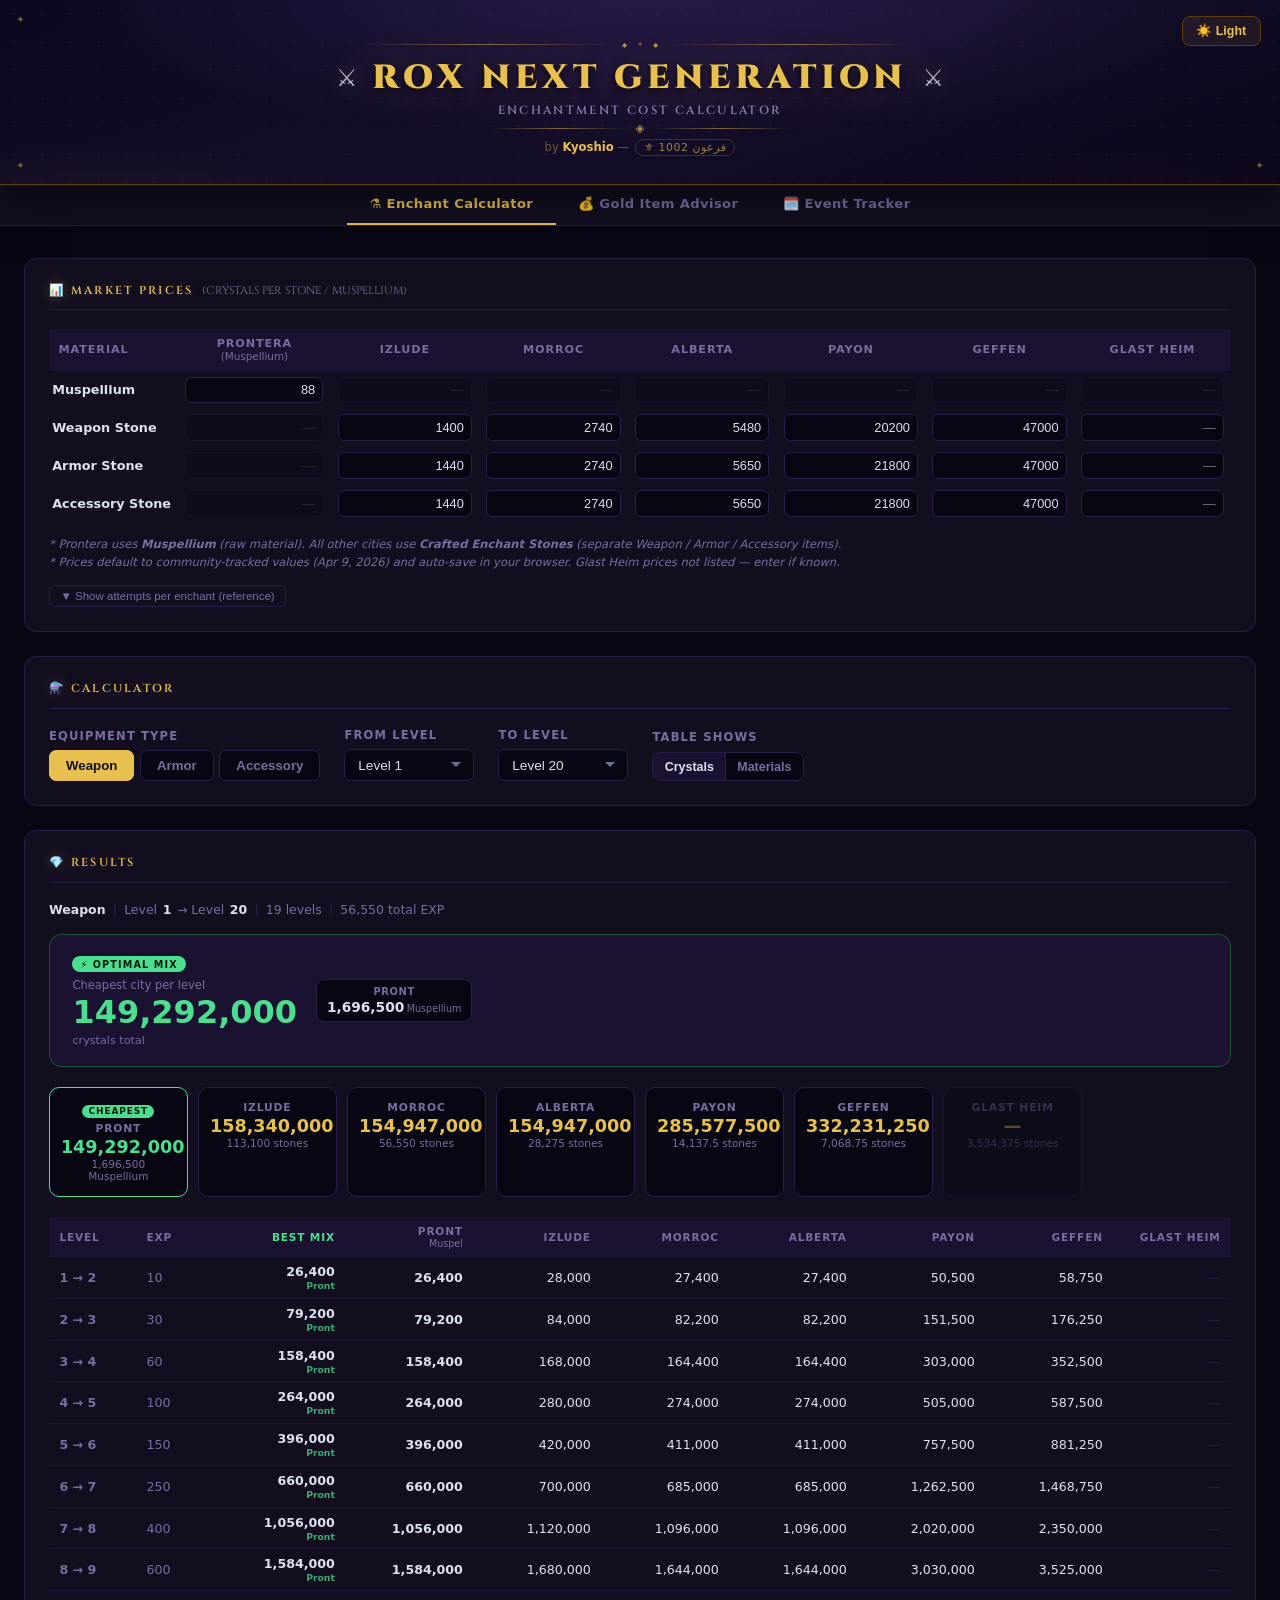
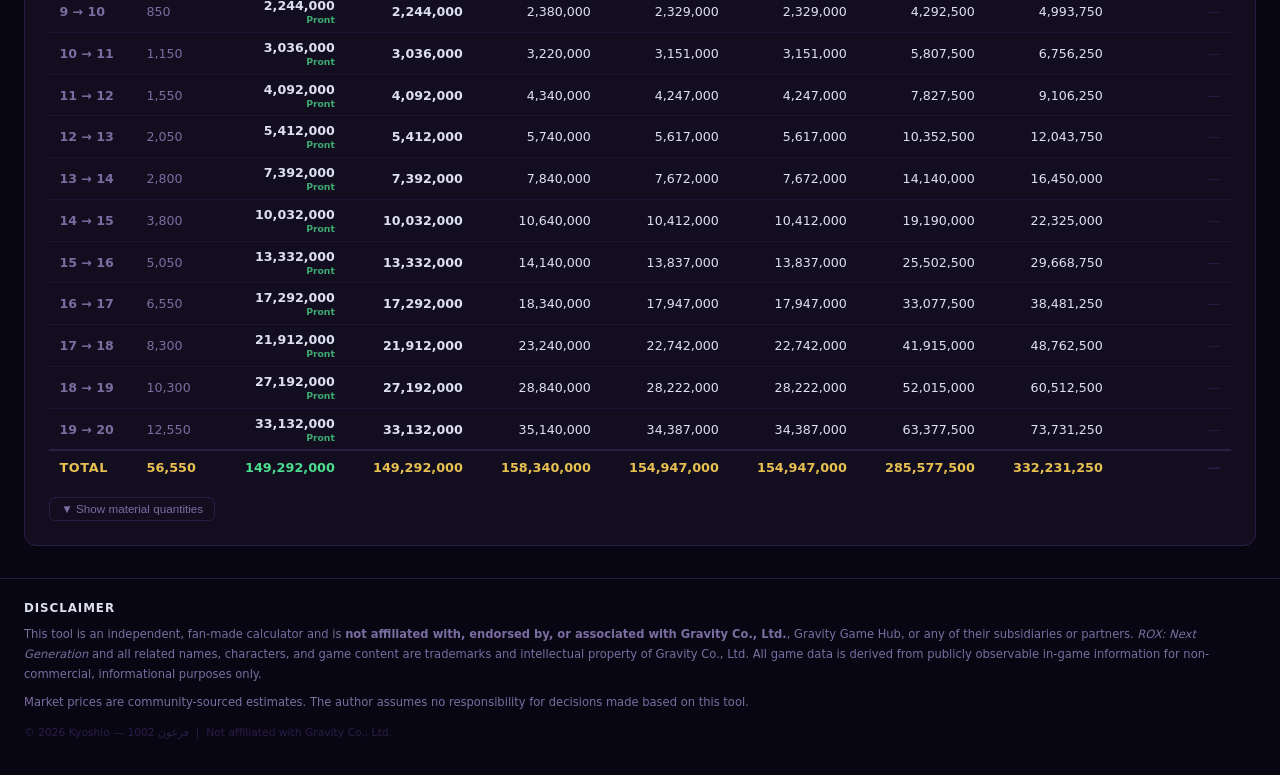
<file: index.html>
<!DOCTYPE html>
<html lang="en">
<head>
  <meta charset="UTF-8">
  <meta name="viewport" content="width=device-width, initial-scale=1.0">
  <title>ROX Next Gen — Enchant Cost Calculator</title>
  <link rel="stylesheet" href="assets/css/style.css">
</head>
<body>

<header>
  <button id="themeBtn" onclick="toggleTheme()">☀️ Light</button>
  <span class="hdr-corner hdr-tl">✦</span>
  <span class="hdr-corner hdr-bl">✦</span>
  <span class="hdr-corner hdr-br">✦</span>

  <div class="hdr-deco">
    <span class="hdr-deco-line"></span>
    <span class="hdr-deco-gem">⬥</span>
    <span class="hdr-deco-dot">✦</span>
    <span class="hdr-deco-gem">⬥</span>
    <span class="hdr-deco-line"></span>
  </div>

  <div class="hdr-title-wrap">
    <span class="hdr-emblem">⚔️</span>
    <h1>ROX NEXT GENERATION</h1>
    <span class="hdr-emblem">⚔️</span>
  </div>

  <p class="hdr-sub">Enchantment Cost Calculator</p>

  <div class="hdr-deco hdr-deco-sm">
    <span class="hdr-deco-line"></span>
    <span class="hdr-deco-gem">◈</span>
    <span class="hdr-deco-line"></span>
  </div>

  <p class="hdr-credits">by <strong>Kyoshio</strong> &mdash; <span class="hdr-guild-tag">⚜ 1002 فرعون</span></p>
</header>

<nav class="page-nav">
  <a href="index.html"      class="nav-link active">⚗️ Enchant Calculator</a>
  <a href="gold-items.html" class="nav-link">💰 Gold Item Advisor</a>
  <a href="events.html"     class="nav-link">🗓️ Event Tracker</a>
</nav>

<main>

  <!-- Market Prices -->
  <div class="card">
    <div class="card-title">
      📊 Market Prices
      <em style="font-style:normal;font-weight:400;color:var(--muted);font-size:.7rem;letter-spacing:0;">(crystals per stone / Muspellium)</em>
      <span class="saved-pill" id="savedPill">✓ saved</span>
    </div>
    <div class="prices-wrap">
      <table class="prices-table" id="pricesTable"></table>
    </div>
    <p class="price-note">
      * Prontera uses <strong>Muspellium</strong> (raw material). All other cities use <strong>Crafted Enchant Stones</strong> (separate Weapon / Armor / Accessory items).<br>
      * Prices default to community-tracked values (Apr 9, 2026) and auto-save in your browser. Glast Heim prices not listed — enter if known.
    </p>
    <button class="ref-toggle" onclick="toggleRef()">▼ Show attempts per enchant (reference)</button>
    <div id="refPanel" style="display:none;overflow-x:auto">
      <table class="ref-table">
        <thead><tr><th>Equipment</th><th>Prontera (Muspel)</th><th>Other Cities (Stones)</th></tr></thead>
        <tbody>
          <tr><td>Dagger</td>    <td>45</td><td>3</td></tr>
          <tr><td>Off Hand</td>  <td>30</td><td>2</td></tr>
          <tr><td>1 Hand</td>    <td>60</td><td>4</td></tr>
          <tr><td>2 Hand</td>    <td>90</td><td>6</td></tr>
          <tr><td>Armor</td>     <td>30</td><td>2</td></tr>
          <tr><td>Accessory</td> <td>30</td><td>2</td></tr>
        </tbody>
      </table>
      <p class="price-note">Values shown are per-attempt material costs. Armor &amp; Accessory share the same total EXP requirement as 2H Weapon (same enchant table), but require fewer materials per attempt and more attempts to reach the same EXP.</p>
    </div>
  </div>

  <!-- Calculator -->
  <div class="card">
    <div class="card-title">⚗️ Calculator</div>
    <div class="controls">
      <div class="control-group">
        <div class="control-label">Equipment Type</div>

        <!-- Tier 1: Category -->
        <div class="btn-group" id="categoryBtns">
          <button class="btn active" data-category="Weapon"    onclick="setCategory(this)">Weapon</button>
          <button class="btn"        data-category="Armor"     onclick="setCategory(this)">Armor</button>
          <button class="btn"        data-category="Accessory" onclick="setCategory(this)">Accessory</button>
        </div>

      </div>
      <div class="control-group">
        <div class="control-label">From Level</div>
        <select id="fromLevel" onchange="onLevelChange()"></select>
      </div>
      <div class="control-group">
        <div class="control-label">To Level</div>
        <select id="toLevel" onchange="onLevelChange()"></select>
      </div>
      <div class="control-group">
        <div class="control-label">Table Shows</div>
        <div class="mode-tabs">
          <button class="mode-tab active" id="tabCrystal" onclick="setMode('crystal')">Crystals</button>
          <button class="mode-tab"        id="tabMat"     onclick="setMode('mat')">Materials</button>
        </div>
      </div>
    </div>
  </div>

  <!-- Results -->
  <div class="card">
    <div class="card-title">💎 Results</div>
    <div id="resultsContent"><p class="empty">Adjust the settings above to see results.</p></div>
  </div>

</main>

<footer style="max-width:1320px;margin:0 auto 2rem;padding:1.2rem 1.5rem 0;font-size:.72rem;color:var(--muted);line-height:1.75;border-top:1px solid var(--border)">
  <p style="margin-bottom:.35rem;font-weight:700;color:var(--text);font-size:.74rem;text-transform:uppercase;letter-spacing:.08em">Disclaimer</p>
  <p>This tool is an independent, fan-made calculator and is <strong>not affiliated with, endorsed by, or associated with Gravity Co., Ltd.</strong>, Gravity Game Hub, or any of their subsidiaries or partners. <em>ROX: Next Generation</em> and all related names, characters, and game content are trademarks and intellectual property of Gravity Co., Ltd. All game data is derived from publicly observable in-game information for non-commercial, informational purposes only.</p>
  <p style="margin-top:.45rem">Market prices are community-sourced estimates. The author assumes no responsibility for decisions made based on this tool.</p>
  <p style="margin-top:.75rem;color:var(--border);font-size:.67rem">&copy; 2026 Kyoshio &mdash; 1002 فرعون &nbsp;|&nbsp; Not affiliated with Gravity Co., Ltd.</p>
</footer>

<script src="assets/js/data.js"></script>
<script src="assets/js/shared.js"></script>
<script src="assets/js/enchant.js"></script>
</body>
</html>
</file>
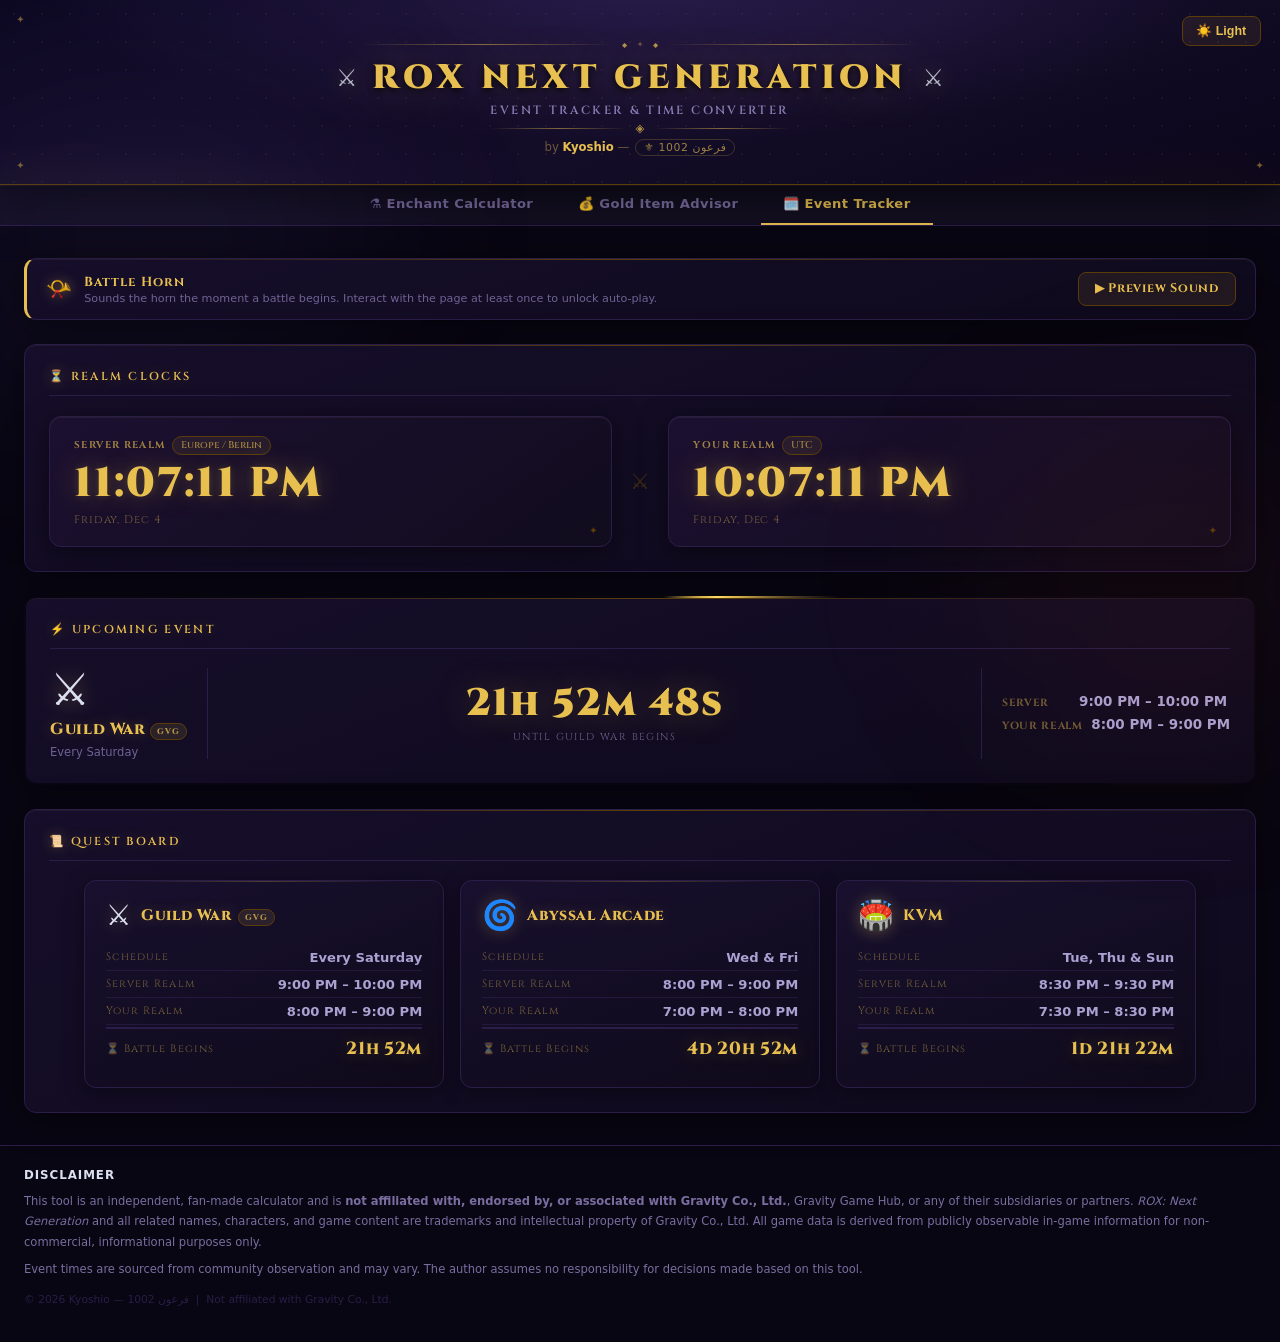
<file: events.html>
<!DOCTYPE html>
<html lang="en">
<head>
  <meta charset="UTF-8">
  <meta name="viewport" content="width=device-width, initial-scale=1.0">
  <title>ROX Next Gen — Event Tracker</title>
  <link rel="stylesheet" href="assets/css/style.css">
  <link rel="stylesheet" href="assets/css/events-theme.css">
</head>
<body class="events-page">

<header>
  <button id="themeBtn" onclick="toggleTheme()">☀️ Light</button>
  <span class="hdr-corner hdr-tl">✦</span>
  <span class="hdr-corner hdr-bl">✦</span>
  <span class="hdr-corner hdr-br">✦</span>

  <div class="hdr-deco">
    <span class="hdr-deco-line"></span>
    <span class="hdr-deco-gem">⬥</span>
    <span class="hdr-deco-dot">✦</span>
    <span class="hdr-deco-gem">⬥</span>
    <span class="hdr-deco-line"></span>
  </div>

  <div class="hdr-title-wrap">
    <span class="hdr-emblem">⚔️</span>
    <h1>ROX NEXT GENERATION</h1>
    <span class="hdr-emblem">⚔️</span>
  </div>

  <p class="hdr-sub">Event Tracker &amp; Time Converter</p>

  <div class="hdr-deco hdr-deco-sm">
    <span class="hdr-deco-line"></span>
    <span class="hdr-deco-gem">◈</span>
    <span class="hdr-deco-line"></span>
  </div>

  <p class="hdr-credits">by <strong>Kyoshio</strong> &mdash; <span class="hdr-guild-tag">⚜ 1002 فرعون</span></p>
</header>

<nav class="page-nav">
  <a href="index.html"      class="nav-link">⚗️ Enchant Calculator</a>
  <a href="gold-items.html" class="nav-link">💰 Gold Item Advisor</a>
  <a href="events.html"     class="nav-link active">🗓️ Event Tracker</a>
</nav>

<main>

  <!-- Battle Horn -->
  <div class="card alert-bar">
    <div class="alert-bar-inner">
      <div class="alert-bar-info">
        <span class="alert-icon">📯</span>
        <div>
          <div class="alert-bar-title">Battle Horn</div>
          <div class="alert-bar-sub">Sounds the horn the moment a battle begins. Interact with the page at least once to unlock auto-play.</div>
        </div>
      </div>
      <button class="alert-preview-btn" onclick="previewSound()">▶ Preview Sound</button>
    </div>
  </div>

  <!-- Realm Clocks -->
  <div class="card">
    <div class="card-title">⏳ Realm Clocks</div>
    <div class="clocks-row">
      <div class="clock-card">
        <div class="clock-label">Server Realm <span class="tz-pill">Europe / Berlin</span></div>
        <div class="clock-time" id="clockServer">--:--:--</div>
        <div class="clock-date" id="dateServer">—</div>
      </div>
      <div class="clock-sep">⚔</div>
      <div class="clock-card">
        <div class="clock-label">Your Realm <span class="tz-pill" id="localTzLabel">detecting…</span></div>
        <div class="clock-time" id="clockLocal">--:--:--</div>
        <div class="clock-date" id="dateLocal">—</div>
      </div>
    </div>
  </div>

  <!-- Upcoming Event -->
  <div class="card card-upnext">
    <div class="card-title">⚡ Upcoming Event</div>
    <div id="upNextCard"><p class="empty">Loading…</p></div>
  </div>

  <!-- Quest Board -->
  <div class="card">
    <div class="card-title">📜 Quest Board</div>
    <div id="eventCards"><p class="empty">Loading quests…</p></div>
  </div>

</main>

<footer style="max-width:1320px;margin:0 auto 2rem;padding:1.2rem 1.5rem 0;font-size:.72rem;color:var(--muted);line-height:1.75;border-top:1px solid var(--border)">
  <p style="margin-bottom:.35rem;font-weight:700;color:var(--text);font-size:.74rem;text-transform:uppercase;letter-spacing:.08em">Disclaimer</p>
  <p>This tool is an independent, fan-made calculator and is <strong>not affiliated with, endorsed by, or associated with Gravity Co., Ltd.</strong>, Gravity Game Hub, or any of their subsidiaries or partners. <em>ROX: Next Generation</em> and all related names, characters, and game content are trademarks and intellectual property of Gravity Co., Ltd. All game data is derived from publicly observable in-game information for non-commercial, informational purposes only.</p>
  <p style="margin-top:.45rem">Event times are sourced from community observation and may vary. The author assumes no responsibility for decisions made based on this tool.</p>
  <p style="margin-top:.75rem;color:var(--border);font-size:.67rem">&copy; 2026 Kyoshio &mdash; 1002 فرعون &nbsp;|&nbsp; Not affiliated with Gravity Co., Ltd.</p>
</footer>

<script src="assets/js/shared.js"></script>
<script src="assets/js/events.js"></script>
</body>
</html>
</file>
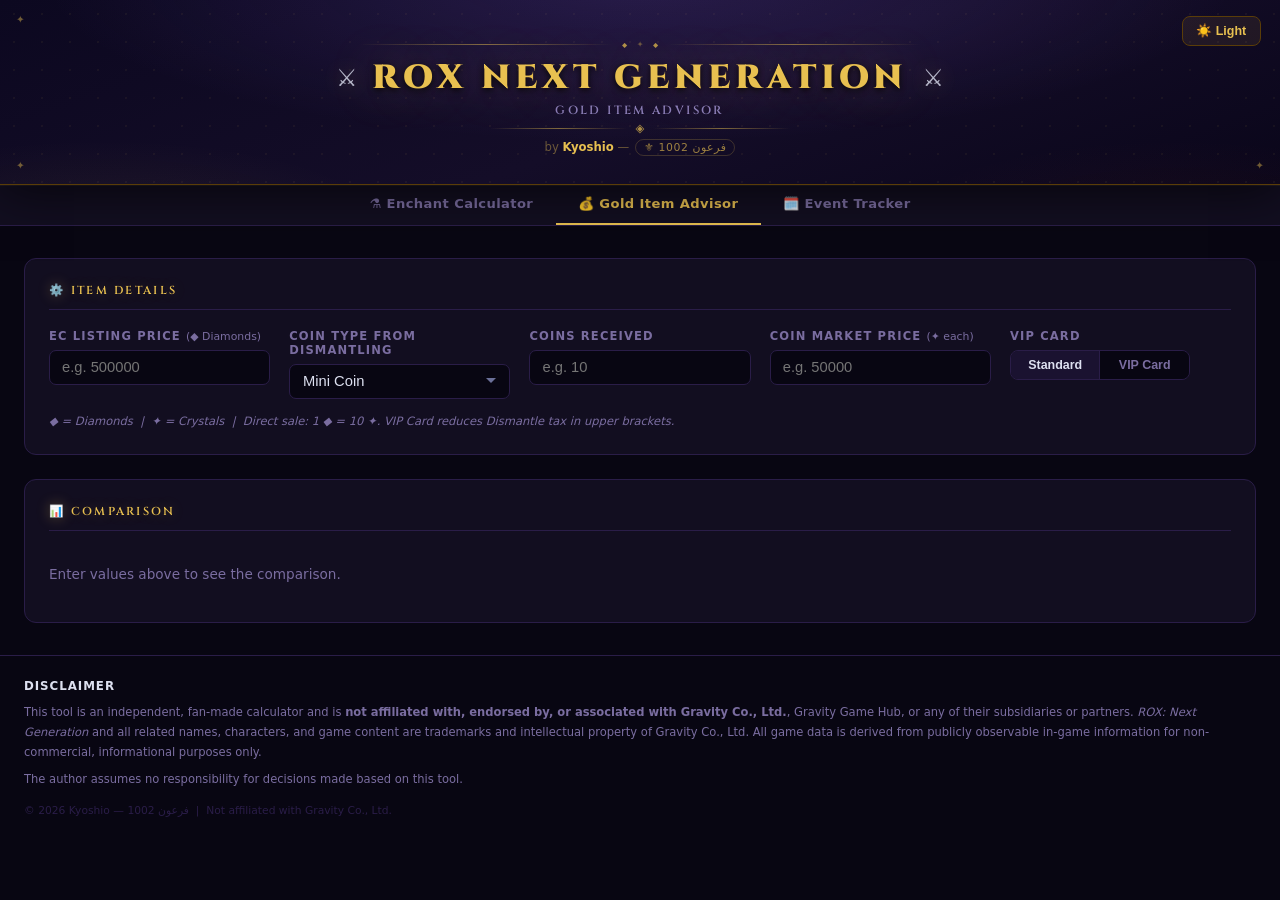
<file: gold-items.html>
<!DOCTYPE html>
<html lang="en">
<head>
  <meta charset="UTF-8">
  <meta name="viewport" content="width=device-width, initial-scale=1.0">
  <title>ROX Next Gen — Gold Item Advisor</title>
  <link rel="stylesheet" href="assets/css/style.css">
</head>
<body>

<header>
  <button id="themeBtn" onclick="toggleTheme()">☀️ Light</button>
  <span class="hdr-corner hdr-tl">✦</span>
  <span class="hdr-corner hdr-bl">✦</span>
  <span class="hdr-corner hdr-br">✦</span>

  <div class="hdr-deco">
    <span class="hdr-deco-line"></span>
    <span class="hdr-deco-gem">⬥</span>
    <span class="hdr-deco-dot">✦</span>
    <span class="hdr-deco-gem">⬥</span>
    <span class="hdr-deco-line"></span>
  </div>

  <div class="hdr-title-wrap">
    <span class="hdr-emblem">⚔️</span>
    <h1>ROX NEXT GENERATION</h1>
    <span class="hdr-emblem">⚔️</span>
  </div>

  <p class="hdr-sub">Gold Item Advisor</p>

  <div class="hdr-deco hdr-deco-sm">
    <span class="hdr-deco-line"></span>
    <span class="hdr-deco-gem">◈</span>
    <span class="hdr-deco-line"></span>
  </div>

  <p class="hdr-credits">by <strong>Kyoshio</strong> &mdash; <span class="hdr-guild-tag">⚜ 1002 فرعون</span></p>
</header>

<nav class="page-nav">
  <a href="index.html"      class="nav-link">⚗️ Enchant Calculator</a>
  <a href="gold-items.html" class="nav-link active">💰 Gold Item Advisor</a>
  <a href="events.html"     class="nav-link">🗓️ Event Tracker</a>
</nav>

<main>

  <!-- Inputs -->
  <div class="card">
    <div class="card-title">⚙️ Item Details</div>
    <div class="gi-inputs">
      <div class="gi-field">
        <label class="gi-label" for="directPrice">
          EC Listing Price <em>(◆ Diamonds)</em>
        </label>
        <input class="gi-input" type="number" id="directPrice"
               min="1" max="5000000" step="1" placeholder="e.g. 500000">
      </div>
      <div class="gi-field">
        <label class="gi-label" for="coinType">Coin Type from Dismantling</label>
        <select class="gi-select" id="coinType">
          <option value="Mini Coin">Mini Coin</option>
          <option value="MVP Coin">MVP Coin</option>
          <option value="Corporation Coin">Corporation Coin</option>
        </select>
      </div>
      <div class="gi-field">
        <label class="gi-label" for="dismantleAmt">Coins Received</label>
        <input class="gi-input" type="number" id="dismantleAmt"
               min="1" max="5000000" step="1" placeholder="e.g. 10">
      </div>
      <div class="gi-field">
        <label class="gi-label" for="coinPrice">
          Coin Market Price <em>(✦ each)</em>
        </label>
        <input class="gi-input" type="number" id="coinPrice"
               min="1" max="5000000" step="1" placeholder="e.g. 50000">
      </div>
      <div class="gi-field">
        <label class="gi-label">VIP Card</label>
        <div class="mode-tabs" style="max-width:180px">
          <button class="mode-tab active" id="tabStandard" onclick="setVip(false)">Standard</button>
          <button class="mode-tab"        id="tabVip"      onclick="setVip(true)">VIP Card</button>
        </div>
      </div>
    </div>
    <p class="price-note">◆ = Diamonds &nbsp;|&nbsp; ✦ = Crystals &nbsp;|&nbsp; Direct sale: 1 ◆ = 10 ✦. VIP Card reduces Dismantle tax in upper brackets.</p>
  </div>

  <!-- Results -->
  <div class="card">
    <div class="card-title">📊 Comparison</div>
    <div id="giResults"><p class="empty">Enter values above to see the comparison.</p></div>
  </div>


</main>

<footer style="max-width:1320px;margin:0 auto 2rem;padding:1.2rem 1.5rem 0;font-size:.72rem;color:var(--muted);line-height:1.75;border-top:1px solid var(--border)">
  <p style="margin-bottom:.35rem;font-weight:700;color:var(--text);font-size:.74rem;text-transform:uppercase;letter-spacing:.08em">Disclaimer</p>
  <p>This tool is an independent, fan-made calculator and is <strong>not affiliated with, endorsed by, or associated with Gravity Co., Ltd.</strong>, Gravity Game Hub, or any of their subsidiaries or partners. <em>ROX: Next Generation</em> and all related names, characters, and game content are trademarks and intellectual property of Gravity Co., Ltd. All game data is derived from publicly observable in-game information for non-commercial, informational purposes only.</p>
  <p style="margin-top:.45rem">The author assumes no responsibility for decisions made based on this tool.</p>
  <p style="margin-top:.75rem;color:var(--border);font-size:.67rem">&copy; 2026 Kyoshio &mdash; 1002 فرعون &nbsp;|&nbsp; Not affiliated with Gravity Co., Ltd.</p>
</footer>

<script src="assets/js/shared.js"></script>
<script src="assets/js/gold.js"></script>
</body>
</html>
</file>
<file: assets/css/style.css>
@import url('https://fonts.googleapis.com/css2?family=Cinzel:wght@600;800;900&display=swap');

/* ── Theme Variables ──────────────────────────────────────────────────────── */
:root {
  --bg:#080612;--surface:#120e20;--surface2:#1a1230;--border:#2a1d48;
  --accent:#e94560;--gold:#e8c050;--gold-dim:#5a3d08;--gold-glow:rgba(232,192,80,.3);
  --green:#4cde8f;--green-dim:#1a5535;
  --text:#dde0f0;--muted:#7a6da0;--warn:#f5a623;
  --hover:rgba(119,85,204,0.05);--divider:rgba(42,29,72,0.5);
}
body.light {
  --bg:#f4eed8;--surface:#fdf8ec;--surface2:#ede6ce;--border:#c8a86a;
  --gold:#8b6914;--gold-dim:#c8a040;--gold-glow:rgba(139,105,20,.2);
  --green:#1a7a45;--green-dim:#0d5030;
  --text:#2a1a08;--muted:#7a6040;
  --hover:rgba(100,60,0,0.04);--divider:rgba(180,130,80,0.35);
}

/* ── Reset ────────────────────────────────────────────────────────────────── */
*,*::before,*::after{box-sizing:border-box;margin:0;padding:0}
body{font-family:'Segoe UI',system-ui,sans-serif;background:var(--bg);color:var(--text);min-height:100vh;font-size:14px;transition:background .2s,color .2s}

/* ── Header ───────────────────────────────────────────────────────────────── */
header{
  background:
    radial-gradient(ellipse 80% 150% at 50% -10%, rgba(119,85,204,.22) 0%, transparent 58%),
    radial-gradient(ellipse 40% 80% at 8%  120%, rgba(232,192,80,.06) 0%, transparent 55%),
    radial-gradient(ellipse 40% 80% at 92% 120%, rgba(217,68,34,.05)  0%, transparent 55%),
    radial-gradient(rgba(232,192,80,.055) 1px, transparent 1px),
    linear-gradient(160deg, #0c0820 0%, #140d28 55%, #0a061a 100%);
  background-size: auto, auto, auto, 28px 28px, auto;
  border-bottom: 1px solid var(--gold-dim);
  padding: 2rem 5rem 1.75rem;
  text-align: center;
  position: relative;
  box-shadow: 0 4px 48px rgba(0,0,0,.7), 0 1px 0 rgba(232,192,80,.08);
}
header > *{position:relative;z-index:1}

/* Corner rune marks */
.hdr-corner{position:absolute;color:var(--gold);font-size:.65rem;opacity:.45;z-index:2;line-height:1;pointer-events:none;user-select:none}
.hdr-tl{top:.85rem;left:1rem}
.hdr-bl{bottom:.85rem;left:1rem}
.hdr-br{bottom:.85rem;right:1rem}

/* Ornament dividers */
.hdr-deco{display:flex;align-items:center;gap:.55rem;max-width:560px;margin:.45rem auto}
.hdr-deco-sm{max-width:300px;margin:.3rem auto}
.hdr-deco-line{flex:1;height:1px;background:linear-gradient(90deg,transparent,rgba(232,192,80,.5),transparent)}
.hdr-deco-gem{color:var(--gold);font-size:.72rem;opacity:.72;flex:0 0 auto;line-height:1}
.hdr-deco-dot{color:rgba(232,192,80,.38);font-size:.5rem;flex:0 0 auto;line-height:1}

/* Title row */
.hdr-title-wrap{display:flex;align-items:center;justify-content:center;gap:.9rem;margin:.3rem 0 .25rem}
.hdr-emblem{font-size:1.5rem;flex:0 0 auto;filter:drop-shadow(0 0 10px rgba(232,192,80,.5));opacity:.8;line-height:1}

header h1{font-family:'Cinzel',serif;font-size:2.1rem;font-weight:900;letter-spacing:5px;color:var(--gold);text-shadow:0 0 50px var(--gold-glow),0 0 100px rgba(232,192,80,.08),0 2px 6px rgba(0,0,0,.9);line-height:1.2}
.hdr-sub{font-family:'Cinzel',serif;font-size:.74rem;font-weight:600;letter-spacing:.2em;text-transform:uppercase;color:rgba(200,185,255,.65);margin-top:.05rem}
.hdr-credits{color:rgba(232,192,80,.42);margin-top:.1rem;font-size:.73rem}
.hdr-credits strong{color:var(--gold);font-weight:700}
.hdr-guild-tag{display:inline-block;border:1px solid rgba(232,192,80,.2);border-radius:999px;padding:.06rem .5rem;font-size:.68rem;color:rgba(232,192,80,.65);letter-spacing:.05em;margin-left:.15rem;vertical-align:middle}

#themeBtn{position:absolute;top:1rem;right:1.2rem;background:rgba(232,192,80,.08);border:1px solid var(--gold-dim);border-radius:8px;color:var(--gold);font-size:.78rem;font-weight:600;padding:.4rem .85rem;cursor:pointer;transition:all .15s;z-index:2}
#themeBtn:hover{background:rgba(232,192,80,.16);border-color:var(--gold);box-shadow:0 0 12px var(--gold-glow)}

/* Light header — dark wood scroll feel so gold always pops */
body.light header{
  background:
    radial-gradient(ellipse 80% 140% at 50% -10%, rgba(80,40,0,.32) 0%, transparent 60%),
    radial-gradient(rgba(139,105,20,.04) 1px, transparent 1px),
    linear-gradient(160deg, #2a1a08 0%, #3d2610 55%, #1e1006 100%);
  background-size: auto, 28px 28px, auto;
  border-bottom-color: #8b6914;
  box-shadow: 0 4px 32px rgba(0,0,0,.5);
}
body.light header h1{color:#e8c050;text-shadow:0 0 28px rgba(232,192,80,.4),0 2px 4px rgba(0,0,0,.8)}
body.light .hdr-sub{color:rgba(220,190,130,.65)}
body.light .hdr-credits{color:rgba(200,150,60,.5)}
body.light .hdr-credits strong{color:#e8c050}
body.light .hdr-guild-tag{border-color:rgba(232,192,80,.22);color:rgba(200,150,60,.7)}
body.light .hdr-corner{opacity:.3}
body.light #themeBtn{background:rgba(232,192,80,.12);border-color:#8b6914;color:#e8c050}
body.light #themeBtn:hover{background:rgba(232,192,80,.22)}

/* ── Page Nav ─────────────────────────────────────────────────────────────── */
.page-nav{background:var(--surface);border-bottom:1px solid var(--border);display:flex;justify-content:center;transition:background .2s,border-color .2s}
.nav-link{display:inline-flex;align-items:center;gap:.4rem;padding:.7rem 1.4rem;color:var(--muted);font-size:.82rem;font-weight:600;text-decoration:none;border-bottom:2px solid transparent;transition:all .15s;letter-spacing:.03em}
.nav-link:hover{color:var(--text);border-bottom-color:var(--border)}
.nav-link.active{color:var(--gold);border-bottom-color:var(--gold)}

/* ── Layout ───────────────────────────────────────────────────────────────── */
main{max-width:1320px;margin:0 auto;padding:2rem 1.5rem;display:flex;flex-direction:column;gap:1.5rem}
.card{background:var(--surface);border:1px solid var(--border);border-radius:12px;padding:1.5rem;transition:background .2s,border-color .2s}
.card-title{font-family:'Cinzel',serif;font-size:.72rem;font-weight:600;letter-spacing:.2em;text-transform:uppercase;color:var(--gold);margin-bottom:1.2rem;padding-bottom:.7rem;border-bottom:1px solid var(--border);display:flex;align-items:center;gap:.5rem;text-shadow:0 0 14px var(--gold-glow)}
.saved-pill{font-size:.68rem;color:var(--green);margin-left:.5rem;opacity:0;transition:opacity .3s}
.saved-pill.show{opacity:1}

/* ── Price Table ──────────────────────────────────────────────────────────── */
.prices-wrap{overflow-x:auto}
.prices-table{width:100%;border-collapse:collapse;min-width:540px}
.prices-table th{background:var(--surface2);color:var(--muted);font-size:.7rem;font-weight:700;letter-spacing:.08em;text-transform:uppercase;padding:.5rem .6rem;text-align:center;transition:background .2s;white-space:nowrap}
.prices-table th:first-child{text-align:left}
.prices-table td{padding:.35rem .45rem;vertical-align:middle}
.prices-table td:first-child{font-weight:600;font-size:.8rem;color:var(--text);white-space:nowrap;padding-left:.2rem}
.price-input{width:100%;min-width:72px;background:var(--bg);border:1px solid var(--border);border-radius:6px;color:var(--text);padding:.3rem .45rem;font-size:.8rem;text-align:right;transition:border-color .15s,background .2s;-moz-appearance:textfield}
.price-input::-webkit-outer-spin-button,.price-input::-webkit-inner-spin-button{-webkit-appearance:none}
.price-input:focus{outline:none;border-color:var(--gold)}
.price-input:disabled{opacity:.25;cursor:not-allowed}
.price-note{margin-top:.8rem;font-size:.72rem;color:var(--muted);font-style:italic;line-height:1.6}

/* ── Reference Table ──────────────────────────────────────────────────────── */
.ref-toggle{background:none;border:1px solid var(--border);border-radius:6px;color:var(--muted);font-size:.72rem;padding:.28rem .65rem;cursor:pointer;transition:all .15s;margin-top:.8rem}
.ref-toggle:hover{border-color:var(--gold-dim);color:var(--text)}
.ref-table{width:100%;border-collapse:collapse;font-size:.75rem;margin-top:.65rem;overflow-x:auto;display:block;max-width:fit-content}
.ref-table th{background:var(--surface2);color:var(--muted);font-size:.66rem;font-weight:700;text-transform:uppercase;letter-spacing:.07em;padding:.4rem .65rem;text-align:center;white-space:nowrap}
.ref-table th:first-child{text-align:left}
.ref-table td{padding:.35rem .65rem;border-bottom:1px solid var(--divider);text-align:center;color:var(--text)}
.ref-table td:first-child{text-align:left;color:var(--muted);font-weight:600}

/* ── Controls ─────────────────────────────────────────────────────────────── */
.controls{display:flex;flex-wrap:wrap;gap:1.5rem;align-items:flex-end}
.control-group{display:flex;flex-direction:column;gap:.45rem}
.control-label{font-size:.72rem;font-weight:700;letter-spacing:.1em;text-transform:uppercase;color:var(--muted)}
.btn-group{display:flex;gap:.35rem;flex-wrap:wrap}
.btn{padding:.45rem 1rem;border:1px solid var(--border);border-radius:7px;background:var(--bg);color:var(--muted);cursor:pointer;font-size:.83rem;font-weight:600;transition:all .15s}
.btn:hover{border-color:var(--gold-dim);color:var(--text)}
.btn.active{background:var(--gold);border-color:var(--gold);color:#111}
select{background:var(--bg);border:1px solid var(--border);border-radius:7px;color:var(--text);padding:.48rem .8rem;font-size:.85rem;cursor:pointer;appearance:none;background-image:url("data:image/svg+xml,%3Csvg xmlns='http://www.w3.org/2000/svg' width='12' height='12' viewBox='0 0 12 12'%3E%3Cpath fill='%236b7099' d='M6 8L1 3h10z'/%3E%3C/svg%3E");background-repeat:no-repeat;background-position:right .7rem center;padding-right:2rem;min-width:130px;transition:background-color .2s,border-color .2s}
select:focus{outline:none;border-color:var(--gold)}
.mode-tabs{display:flex;border:1px solid var(--border);border-radius:8px;overflow:hidden}
.mode-tab{flex:1;padding:.43rem .7rem;background:var(--bg);border:none;color:var(--muted);font-size:.78rem;font-weight:600;cursor:pointer;text-align:center;transition:all .15s}
.mode-tab+.mode-tab{border-left:1px solid var(--border)}
.mode-tab.active{background:var(--surface2);color:var(--text)}

/* ── Range Label ──────────────────────────────────────────────────────────── */
.range-label{font-size:.78rem;color:var(--muted);margin-bottom:1.1rem;display:flex;flex-wrap:wrap;gap:.35rem;align-items:center}
.range-label strong{color:var(--text)}
.range-sep{color:var(--border);margin:0 .1rem}

/* ── Optimal Mix Card ─────────────────────────────────────────────────────── */
.mix-card{background:var(--surface2);border:1px solid var(--green-dim);border-radius:12px;padding:1.2rem 1.4rem;margin-bottom:1.25rem;display:flex;flex-wrap:wrap;gap:1.2rem;align-items:center}
.mix-main{flex:0 0 auto;min-width:160px}
.mix-badge{font-size:.6rem;font-weight:800;letter-spacing:.12em;text-transform:uppercase;background:var(--green);color:#081a10;padding:.16rem .5rem;border-radius:999px;display:inline-block;margin-bottom:.4rem}
.mix-label{font-size:.72rem;color:var(--muted);margin-bottom:.15rem}
.mix-cost{font-size:2rem;font-weight:900;color:var(--green);line-height:1.1}
.mix-sub{font-size:.7rem;color:var(--muted);margin-top:.25rem}
.mix-chips{display:flex;flex-wrap:wrap;gap:.5rem;align-items:flex-start}
.mix-chip{background:var(--bg);border:1px solid var(--border);border-radius:8px;padding:.38rem .6rem;text-align:center;min-width:84px;transition:background .2s}
.chip-name{font-size:.62rem;font-weight:700;text-transform:uppercase;letter-spacing:.06em;color:var(--muted)}
.chip-count{font-size:.86rem;font-weight:700;color:var(--text);margin-top:.12rem}
.chip-unit{font-size:.6rem;color:var(--muted);font-weight:400;margin-left:.15rem}

/* ── Summary Cards ────────────────────────────────────────────────────────── */
.summary-grid{display:grid;grid-template-columns:repeat(auto-fill,minmax(128px,1fr));gap:.65rem;margin-bottom:1.25rem}
.summary-card{background:var(--bg);border:1px solid var(--border);border-radius:10px;padding:.82rem .68rem;text-align:center;transition:border-color .2s,background .2s}
.summary-card.cheapest{border-color:var(--green)}
.summary-card.no-price{opacity:.35}
.badge{font-size:.56rem;font-weight:800;letter-spacing:.1em;background:var(--green);color:#081a10;padding:.1rem .38rem;border-radius:999px;display:inline-block;margin-bottom:.28rem;text-transform:uppercase}
.s-city{font-size:.67rem;font-weight:700;text-transform:uppercase;letter-spacing:.08em;color:var(--muted)}
.s-cost{font-size:1.1rem;font-weight:800;color:var(--gold);margin:.24rem 0 .1rem;line-height:1}
.s-cost.green{color:var(--green)}
.s-sub{font-size:.66rem;color:var(--muted)}

/* ── Breakdown Table ──────────────────────────────────────────────────────── */
.table-wrap{overflow-x:auto;margin-top:1.2rem}
.breakdown{width:100%;border-collapse:collapse;font-size:.79rem;min-width:500px}
.breakdown thead th{background:var(--surface2);color:var(--muted);font-size:.66rem;font-weight:700;letter-spacing:.08em;text-transform:uppercase;padding:.52rem .65rem;text-align:right;white-space:nowrap;transition:background .2s}
.breakdown thead th:first-child,.breakdown thead th:nth-child(2){text-align:left}
.breakdown thead th.th-mix{color:var(--green)}
.breakdown tbody td{padding:.43rem .65rem;border-bottom:1px solid var(--divider);text-align:right;color:var(--text)}
.breakdown tbody td:first-child{text-align:left;font-weight:600;color:var(--muted)}
.breakdown tbody td:nth-child(2){text-align:left;color:var(--muted)}
.breakdown tbody tr:hover td{background:var(--hover)}
.breakdown tfoot td{padding:.52rem .65rem;text-align:right;font-weight:700;border-top:2px solid var(--border);color:var(--gold);font-size:.8rem}
.breakdown tfoot td:first-child{text-align:left;text-transform:uppercase;letter-spacing:.05em}
.breakdown tfoot td:nth-child(2){text-align:left}
.breakdown tfoot td.td-mix{color:var(--green)}
.cell-best{color:var(--green);font-weight:700}
.cell-na{color:var(--border)}
.mix-tag{display:block;font-size:.58rem;color:var(--green);opacity:.75;margin-top:1px}

/* ── Stone Qty Panel ──────────────────────────────────────────────────────── */
.stones-panel{margin-top:.85rem}
.stones-toggle{background:none;border:1px solid var(--border);border-radius:6px;color:var(--muted);font-size:.73rem;padding:.28rem .7rem;cursor:pointer;transition:all .15s}
.stones-toggle:hover{border-color:var(--gold-dim);color:var(--text)}
.stones-lbl{font-size:.66rem;font-weight:700;text-transform:uppercase;letter-spacing:.1em;color:var(--muted);margin:1rem 0 .5rem}
.stones-grid{display:grid;grid-template-columns:repeat(auto-fill,minmax(108px,1fr));gap:.5rem}
.stone-qty{background:var(--bg);border:1px solid var(--border);border-radius:8px;padding:.58rem .55rem;text-align:center;transition:background .2s}
.stone-qty.hl{border-color:var(--green-dim)}
.sq-name{font-size:.63rem;font-weight:700;text-transform:uppercase;letter-spacing:.07em;color:var(--muted)}
.sq-mat{font-size:.55rem;color:var(--muted);margin-top:.1rem}
.sq-qty{font-size:.9rem;font-weight:700;color:var(--text);margin-top:.18rem}
.sq-qty.green{color:var(--green)}

/* ── Gold Item Advisor ────────────────────────────────────────────────────── */
.gi-inputs{display:grid;grid-template-columns:repeat(auto-fill,minmax(210px,1fr));gap:1.2rem;margin-bottom:.5rem}
.gi-field{display:flex;flex-direction:column;gap:.45rem}
.gi-label{font-size:.72rem;font-weight:700;letter-spacing:.1em;text-transform:uppercase;color:var(--muted)}
.gi-label em{font-style:normal;font-weight:400;text-transform:none;letter-spacing:0;font-size:.68rem}
.gi-input{background:var(--bg);border:1px solid var(--border);border-radius:7px;color:var(--text);padding:.52rem .75rem;font-size:.92rem;width:100%;transition:border-color .15s,background .2s;-moz-appearance:textfield}
.gi-input::-webkit-outer-spin-button,.gi-input::-webkit-inner-spin-button{-webkit-appearance:none}
.gi-input:focus{outline:none;border-color:var(--gold)}
.gi-select{background:var(--bg);border:1px solid var(--border);border-radius:7px;color:var(--text);padding:.52rem .8rem;font-size:.92rem;cursor:pointer;appearance:none;background-image:url("data:image/svg+xml,%3Csvg xmlns='http://www.w3.org/2000/svg' width='12' height='12' viewBox='0 0 12 12'%3E%3Cpath fill='%236b7099' d='M6 8L1 3h10z'/%3E%3C/svg%3E");background-repeat:no-repeat;background-position:right .75rem center;padding-right:2.2rem;width:100%;transition:background-color .2s,border-color .2s}
.gi-select:focus{outline:none;border-color:var(--gold)}

/* Verdict banner */
.verdict{border-radius:12px;padding:1.2rem 1.6rem;margin-bottom:1.25rem;display:flex;align-items:center;gap:1.2rem;flex-wrap:wrap;border:1px solid var(--border)}
.verdict.win-direct{background:rgba(245,200,66,.07);border-color:var(--gold-dim)}
.verdict.win-dismantle{background:rgba(76,222,143,.07);border-color:var(--green-dim)}
.verdict.tie{background:var(--surface2)}
.verdict-icon{font-size:2rem;line-height:1;flex:0 0 auto}
.verdict-body{flex:1;min-width:180px}
.verdict-label{font-size:.65rem;font-weight:800;text-transform:uppercase;letter-spacing:.12em;color:var(--muted);margin-bottom:.2rem}
.verdict-action{font-size:1.1rem;font-weight:800;color:var(--text);line-height:1.2}
.verdict-diff{font-size:.8rem;color:var(--muted);margin-top:.28rem}
.verdict-diff strong{color:var(--green)}

/* Result comparison cards */
.result-row{display:grid;grid-template-columns:1fr 1fr;gap:1rem;margin-bottom:.5rem}
.result-card{background:var(--bg);border:1px solid var(--border);border-radius:12px;padding:1.25rem 1.3rem;transition:border-color .2s,background .2s}
.result-card.win-direct{border-color:var(--gold);box-shadow:0 0 0 1px var(--gold-dim)}
.result-card.win-dismantle{border-color:var(--green);box-shadow:0 0 0 1px var(--green-dim)}
.rc-title{font-size:.68rem;font-weight:800;letter-spacing:.12em;text-transform:uppercase;color:var(--muted);margin-bottom:1rem;display:flex;align-items:center;gap:.5rem;flex-wrap:wrap}
.rc-win-badge{font-size:.58rem;background:var(--green);color:#081a10;padding:.1rem .42rem;border-radius:999px;font-weight:800;letter-spacing:.06em;text-transform:uppercase}
.rc-win-badge.gold-badge{background:var(--gold);color:#111}
.rc-row{display:flex;justify-content:space-between;align-items:baseline;gap:.75rem;padding:.38rem 0;border-bottom:1px solid var(--divider)}
.rc-row.total-row{border-top:2px solid var(--border);border-bottom:none;margin-top:.35rem;padding-top:.55rem}
.rc-key{font-size:.78rem;color:var(--muted);flex-shrink:0}
.rc-val{font-size:.88rem;font-weight:700;color:var(--text);text-align:right}
.rc-val.deduct{color:var(--accent)}
.rc-val.net-gold{font-size:1.2rem;color:var(--gold)}
.rc-val.net-green{font-size:1.2rem;color:var(--green)}
.rc-val.dim{color:var(--muted);font-weight:400;font-size:.82rem}

/* Tax breakdown */
.tax-toggle{background:none;border:1px solid var(--border);border-radius:6px;color:var(--muted);font-size:.7rem;padding:.25rem .6rem;cursor:pointer;transition:all .15s;margin-top:.85rem;display:inline-block}
.tax-toggle:hover{border-color:var(--gold-dim);color:var(--text)}
.tax-breakdown{background:var(--surface2);border-radius:8px;padding:.9rem 1rem;margin-top:.6rem;font-size:.76rem;border:1px solid var(--border)}
.tb-head{font-size:.63rem;font-weight:800;text-transform:uppercase;letter-spacing:.1em;color:var(--muted);margin-bottom:.6rem}
.tb-row{display:flex;justify-content:space-between;align-items:center;padding:.2rem 0;color:var(--text)}
.tb-row+.tb-row{border-top:1px solid var(--divider)}
.tb-tier{color:var(--muted);font-size:.73rem}
.tb-amt{font-weight:600;font-size:.78rem}
.tb-total{border-top:2px solid var(--border) !important;margin-top:.35rem;padding-top:.45rem !important;font-weight:700;color:var(--gold)}

/* ── Event Tracker ────────────────────────────────────────────────────────── */

/* Dual clocks */
.clocks-row{display:flex;align-items:stretch;gap:1rem;flex-wrap:wrap}
.clock-card{flex:1;min-width:210px;background:var(--surface2);border:1px solid var(--border);border-radius:12px;padding:1.2rem 1.5rem;display:flex;flex-direction:column;gap:.35rem;transition:background .2s,border-color .2s}
.clock-sep{display:flex;align-items:center;color:var(--muted);font-size:1.2rem;flex:0 0 auto;padding:0 .15rem}
.clock-label{font-size:.67rem;font-weight:700;letter-spacing:.09em;text-transform:uppercase;color:var(--muted);display:flex;align-items:center;gap:.4rem;flex-wrap:wrap}
.tz-pill{font-size:.62rem;font-weight:600;background:var(--bg);border:1px solid var(--border);border-radius:999px;padding:.1rem .5rem;color:var(--muted);letter-spacing:0;text-transform:none;transition:background .2s}
.clock-time{font-size:2.4rem;font-weight:900;letter-spacing:.04em;color:var(--text);font-variant-numeric:tabular-nums;line-height:1.1}
.clock-date{font-size:.74rem;color:var(--muted)}

/* Alert sound bar */
.alert-bar{padding:.85rem 1.2rem}
.alert-bar-inner{display:flex;align-items:center;justify-content:space-between;gap:1rem;flex-wrap:wrap}
.alert-bar-info{display:flex;align-items:center;gap:.75rem}
.alert-icon{font-size:1.3rem;flex:0 0 auto}
.alert-bar-title{font-size:.8rem;font-weight:700;color:var(--text)}
.alert-bar-sub{font-size:.7rem;color:var(--muted);margin-top:.1rem}
.alert-preview-btn{background:var(--surface2);border:1px solid var(--border);border-radius:8px;color:var(--text);font-size:.78rem;font-weight:700;padding:.45rem 1rem;cursor:pointer;transition:all .15s;white-space:nowrap;flex:0 0 auto;min-width:140px;text-align:center}
.alert-preview-btn:hover{border-color:var(--gold-dim);color:var(--gold)}

/* Up Next banner */
.upnext-inner{display:flex;align-items:center;gap:1.25rem;flex-wrap:wrap}
.upnext-sep{width:1px;background:var(--border);align-self:stretch;flex:0 0 auto}
.upnext-identity{flex:0 0 auto;display:flex;flex-direction:column;gap:.3rem;min-width:130px}
.upnext-icon{font-size:2.4rem;line-height:1}
.upnext-name{font-size:.95rem;font-weight:800;color:var(--text)}
.upnext-schedule{font-size:.72rem;color:var(--muted)}
.upnext-center{flex:1;text-align:center;padding:0 .5rem;min-width:150px}
.upnext-countdown{font-size:2.2rem;font-weight:900;color:var(--gold);font-variant-numeric:tabular-nums;line-height:1.1}
.upnext-label{font-size:.63rem;text-transform:uppercase;letter-spacing:.1em;color:var(--muted);margin-top:.25rem}
.upnext-times{flex:0 0 auto;min-width:190px;display:flex;flex-direction:column;gap:.45rem}
.upnext-time-row{display:flex;align-items:baseline;gap:.55rem;flex-wrap:wrap}
.upnext-tz{font-size:.65rem;font-weight:700;text-transform:uppercase;letter-spacing:.06em;color:var(--muted);min-width:68px;flex-shrink:0}
.upnext-time{font-size:.84rem;font-weight:600;color:var(--text);font-variant-numeric:tabular-nums}

/* Event grid — auto-fit + justify-content:center keeps cards centered */
.ev-grid{display:grid;grid-template-columns:repeat(auto-fit,minmax(280px,360px));gap:1rem;justify-content:center}
.ev-card{background:var(--bg);border:1px solid var(--border);border-radius:12px;padding:1.25rem 1.3rem;display:flex;flex-direction:column;gap:.9rem;transition:border-color .2s,box-shadow .2s}
.ev-card.ev-live{border-color:var(--green);box-shadow:0 0 0 1px var(--green-dim),0 0 18px rgba(76,222,143,.07)}

/* Card header */
.ev-header{display:flex;align-items:center;gap:.6rem}
.ev-icon{font-size:1.4rem;line-height:1;flex:0 0 auto}
.ev-title{flex:1;display:flex;align-items:baseline;gap:.4rem;flex-wrap:wrap}
.ev-name{font-size:.9rem;font-weight:800;color:var(--text)}
.ev-tag{font-size:.57rem;font-weight:800;letter-spacing:.07em;text-transform:uppercase;background:var(--surface2);border:1px solid var(--border);border-radius:999px;padding:.1rem .38rem;color:var(--muted)}

/* Live pill */
.live-pill{display:inline-flex;align-items:center;gap:.3rem;font-size:.6rem;font-weight:800;letter-spacing:.1em;text-transform:uppercase;background:rgba(76,222,143,.13);color:var(--green);border:1px solid var(--green-dim);border-radius:999px;padding:.18rem .52rem;white-space:nowrap;flex:0 0 auto}
.live-dot{width:6px;height:6px;border-radius:50%;background:var(--green);flex:0 0 auto;animation:livePulse 1.2s ease-in-out infinite}
@keyframes livePulse{0%,100%{opacity:1;transform:scale(1)}50%{opacity:.35;transform:scale(.65)}}

/* Card body rows */
.ev-rows{display:flex;flex-direction:column}
.ev-row{display:flex;justify-content:space-between;align-items:center;gap:.5rem;padding:.34rem 0;border-bottom:1px solid var(--divider)}
.ev-row:last-child{border-bottom:none;border-top:2px solid var(--border);padding-top:.5rem;margin-top:.15rem}
.ev-key{font-size:.74rem;color:var(--muted);flex-shrink:0}
.ev-val{font-size:.83rem;font-weight:600;color:var(--text);text-align:right;display:flex;align-items:center;gap:.3rem;flex-wrap:wrap;justify-content:flex-end}
.ev-val.mono{font-variant-numeric:tabular-nums}
.ev-daynote{font-size:.58rem;font-weight:700;letter-spacing:.06em;text-transform:uppercase;background:var(--surface2);border:1px solid var(--border);color:var(--muted);border-radius:4px;padding:.05rem .3rem}
.ev-countdown{color:var(--gold);font-weight:800;font-variant-numeric:tabular-nums}
.ev-cd-live{color:var(--green) !important}

/* ── Misc ─────────────────────────────────────────────────────────────────── */
.empty{color:var(--muted);font-size:.85rem;padding:1rem 0}
.warn{color:var(--warn);font-size:.85rem;padding:.5rem 0}

/* ── Responsive ───────────────────────────────────────────────────────────── */
@media(max-width:640px){
  .result-row{grid-template-columns:1fr}
}
@media(max-width:600px){
  main{padding:1rem}
  header{padding:1.5rem 1rem 1.25rem}
  header h1{font-size:1.35rem;letter-spacing:2.5px}
  .hdr-title-wrap{gap:.5rem}
  .hdr-emblem{font-size:1.1rem}
  .hdr-deco{max-width:260px}
  .hdr-deco-sm{max-width:200px}
  #themeBtn{top:.7rem;right:.7rem;font-size:.7rem;padding:.3rem .6rem}
  .summary-grid{grid-template-columns:repeat(auto-fill,minmax(98px,1fr))}
  .mix-cost{font-size:1.5rem}
  .gi-inputs{grid-template-columns:1fr 1fr}
  .clocks-row{flex-direction:column}
  .clock-sep{display:none}
  .clock-time{font-size:1.9rem}
  .ev-grid{grid-template-columns:1fr}
}
@media(max-width:420px){
  .gi-inputs{grid-template-columns:1fr}
}
</file>
<file: assets/css/events-theme.css>
/* Registered custom property — enables smooth conic-gradient animation */
@property --un-angle {
  syntax: '<angle>';
  initial-value: 0deg;
  inherits: false;
}

/* ══════════════════════════════════════════════════════════════════════════════
   Ragnarok Event Tracker Theme
   Scoped entirely to body.events-page — does not affect other pages.
   Note: Cinzel font, base dark palette, header gradient, and .card-title
   styling are now provided by the shared style.css.
══════════════════════════════════════════════════════════════════════════════ */

/* ── Extra token overrides (events-page-only accents) ────────────────────── */
body.events-page {
  --rg-red:       #d94422;
  --rg-red-glow:  rgba(217,68,34,.32);
  --rg-purple:    #7755cc;
}

/* ── Background atmosphere ───────────────────────────────────────────────── */
body.events-page {
  background: var(--bg);
}

body.events-page main {
  position: relative;
  z-index: 1;
}

/* Ambient glow blobs — fixed so they don't scroll */
body.events-page main::before,
body.events-page main::after {
  content: '';
  position: fixed;
  border-radius: 50%;
  pointer-events: none;
  z-index: 0;
  filter: blur(90px);
}
body.events-page main::before {
  width: 500px; height: 380px;
  top: 5%; left: -120px;
  background: rgba(119,85,204,.07);
}
body.events-page main::after {
  width: 420px; height: 360px;
  bottom: 15%; right: -100px;
  background: rgba(217,68,34,.05);
}

/* ── Cards ───────────────────────────────────────────────────────────────── */
body.events-page .card {
  background: linear-gradient(160deg, #160e2a 0%, #0e0a1c 100%);
  border-color: var(--border);
  box-shadow: 0 4px 32px rgba(0,0,0,.5), inset 0 1px 0 rgba(232,192,80,.06);
  position: relative;
  overflow: hidden;
}

/* top shimmer line on every card */
body.events-page .card::before {
  content: '';
  position: absolute;
  top: 0; left: 8%; right: 8%;
  height: 1px;
  background: linear-gradient(90deg, transparent, var(--gold-dim), transparent);
  pointer-events: none;
}

/* ── Alert / Battle Horn bar ─────────────────────────────────────────────── */
body.events-page .alert-bar {
  border-left: 3px solid var(--gold) !important;
}
body.events-page .alert-bar-title {
  font-family: 'Cinzel', serif;
  font-size: .82rem;
  color: var(--gold) !important;
  letter-spacing: .08em;
}
body.events-page .alert-bar-sub {
  color: rgba(200,185,255,.5) !important;
}
body.events-page .alert-icon {
  filter: drop-shadow(0 0 6px rgba(232,192,80,.5));
}
body.events-page .alert-preview-btn {
  font-family: 'Cinzel', serif;
  letter-spacing: .06em;
  background: rgba(232,192,80,.08) !important;
  border-color: var(--gold-dim) !important;
  color: var(--gold) !important;
}
body.events-page .alert-preview-btn:hover {
  background: rgba(232,192,80,.16) !important;
  border-color: var(--gold) !important;
  box-shadow: 0 0 14px var(--gold-glow);
}

/* ── Realm Clocks ────────────────────────────────────────────────────────── */
body.events-page .clock-card {
  background: linear-gradient(145deg, #1c1030 0%, #110c1e 100%) !important;
  border-color: var(--border) !important;
  box-shadow: inset 0 1px 0 rgba(232,192,80,.07), 0 6px 28px rgba(0,0,0,.5) !important;
  position: relative;
}

/* decorative corner runes */
body.events-page .clock-card::after {
  content: '✦';
  position: absolute;
  bottom: .6rem; right: .8rem;
  font-size: .65rem;
  color: var(--gold-dim);
  pointer-events: none;
}

body.events-page .clock-label {
  font-family: 'Cinzel', serif;
  font-size: .62rem;
  letter-spacing: .14em;
  color: rgba(232,192,80,.65) !important;
}
body.events-page .tz-pill {
  background: rgba(232,192,80,.07) !important;
  border-color: var(--gold-dim) !important;
  color: rgba(232,192,80,.6) !important;
}
body.events-page .clock-time {
  font-family: 'Cinzel', serif !important;
  font-size: 2.6rem !important;
  color: var(--gold) !important;
  text-shadow: 0 0 28px var(--gold-glow), 0 0 8px rgba(232,192,80,.15);
  letter-spacing: .05em;
}
body.events-page .clock-date {
  font-family: 'Cinzel', serif;
  font-size: .7rem;
  letter-spacing: .08em;
  color: rgba(232,192,80,.45) !important;
}
body.events-page .clock-sep {
  color: var(--gold-dim);
  font-size: 1.4rem;
  opacity: .6;
}

/* ── Upcoming Event — animated travelling border ─────────────────────────── */
body.events-page .card-upnext {
  border: 2px solid transparent !important;
  background:
    linear-gradient(160deg, #160e2a 0%, #0e0a1c 100%) padding-box,
    conic-gradient(
      from var(--un-angle),
      transparent        0%,
      rgba(232,192,80,0) 4%,
      rgba(232,192,80,.9) 9%,
      rgba(255,220,100,1) 11%,
      rgba(232,192,80,.9) 13%,
      rgba(232,192,80,0) 18%,
      transparent       100%
    ) border-box !important;
  animation: upnext-border-spin 3s linear infinite;
  box-shadow:
    0 4px 32px rgba(0,0,0,.5),
    inset 0 1px 0 rgba(232,192,80,.06) !important;
}

@keyframes upnext-border-spin {
  to { --un-angle: 360deg; }
}

/* Light mode — same technique, warm amber streak on parchment card */
body.light.events-page .card-upnext {
  background:
    var(--surface) padding-box,
    conic-gradient(
      from var(--un-angle),
      transparent         0%,
      rgba(139,105,20,0)  4%,
      rgba(139,105,20,.85) 9%,
      rgba(200,160,40,1)  11%,
      rgba(139,105,20,.85) 13%,
      rgba(139,105,20,0)  18%,
      transparent        100%
    ) border-box !important;
  box-shadow: 0 3px 16px rgba(100,60,0,.1) !important;
}

/* ── Up Next card ────────────────────────────────────────────────────────── */
body.events-page .upnext-sep {
  background: var(--border);
}
body.events-page .upnext-icon {
  font-size: 2.8rem !important;
  filter: drop-shadow(0 0 10px rgba(232,192,80,.4));
}
body.events-page .upnext-name {
  font-family: 'Cinzel', serif !important;
  font-size: 1rem !important;
  color: var(--gold) !important;
  text-shadow: 0 0 14px var(--gold-glow);
  letter-spacing: .04em;
}
body.events-page .upnext-schedule {
  color: rgba(200,185,255,.5) !important;
}
body.events-page .upnext-countdown {
  font-family: 'Cinzel', serif !important;
  font-size: 2.4rem !important;
  color: var(--gold) !important;
  text-shadow: 0 0 36px var(--gold-glow), 0 0 70px rgba(232,192,80,.08);
  letter-spacing: .04em;
}
body.events-page .upnext-label {
  font-family: 'Cinzel', serif;
  color: rgba(200,185,255,.5) !important;
  letter-spacing: .14em;
}
body.events-page .upnext-tz {
  font-family: 'Cinzel', serif;
  color: rgba(232,192,80,.45) !important;
}
body.events-page .upnext-time {
  color: rgba(210,200,255,.8) !important;
}

/* Light mode — Up Next */
body.light.events-page .upnext-icon { filter: none !important; }
body.light.events-page .upnext-name { color: var(--gold) !important; text-shadow: none !important; }
body.light.events-page .upnext-schedule { color: var(--muted) !important; }
body.light.events-page .upnext-countdown { color: var(--gold) !important; text-shadow: none !important; }
body.light.events-page .upnext-label { color: var(--muted) !important; }
body.light.events-page .upnext-tz { color: var(--muted) !important; }
body.light.events-page .upnext-time { color: var(--text) !important; }

/* ── Quest / Event Cards ─────────────────────────────────────────────────── */
body.events-page .ev-card {
  background: linear-gradient(160deg, #18102e 0%, #0e0a1a 100%) !important;
  border-color: var(--border) !important;
  box-shadow: 0 4px 20px rgba(0,0,0,.4) !important;
  position: relative;
  overflow: hidden;
}

body.events-page .ev-card::before {
  content: '';
  position: absolute;
  top: 0; left: 12%; right: 12%;
  height: 1px;
  background: linear-gradient(90deg, transparent, rgba(232,192,80,.25), transparent);
  pointer-events: none;
}

/* ── LIVE / In Battle ── */
body.events-page .ev-card.ev-live {
  border-color: var(--rg-red) !important;
  box-shadow:
    0 0 32px var(--rg-red-glow),
    0 0 0 1px rgba(217,68,34,.3),
    0 4px 20px rgba(0,0,0,.4) !important;
  animation: rg-battle-pulse 2.2s ease-in-out infinite;
}

@keyframes rg-battle-pulse {
  0%, 100% {
    box-shadow: 0 0 32px var(--rg-red-glow), 0 0 0 1px rgba(217,68,34,.3), 0 4px 20px rgba(0,0,0,.4);
  }
  50% {
    box-shadow: 0 0 55px rgba(217,68,34,.5), 0 0 0 1px rgba(217,68,34,.55), 0 4px 20px rgba(0,0,0,.4);
  }
}

body.events-page .ev-icon {
  font-size: 1.8rem !important;
  filter: drop-shadow(0 0 8px rgba(232,192,80,.35));
}

body.events-page .ev-name {
  font-family: 'Cinzel', serif !important;
  font-size: .95rem !important;
  color: var(--gold) !important;
  text-shadow: 0 0 14px var(--gold-glow);
  letter-spacing: .04em;
}

body.events-page .ev-tag {
  font-family: 'Cinzel', serif;
  font-size: .5rem;
  background: rgba(232,192,80,.1) !important;
  border-color: var(--gold-dim) !important;
  color: rgba(232,192,80,.75) !important;
  letter-spacing: .1em;
}

/* ── Live pill ── */
body.events-page .live-pill {
  font-family: 'Cinzel', serif;
  font-size: .58rem;
  letter-spacing: .14em;
  background: rgba(217,68,34,.2) !important;
  color: #ff7755 !important;
  border-color: rgba(217,68,34,.5) !important;
  text-shadow: 0 0 8px rgba(255,119,85,.5);
  box-shadow: 0 0 10px rgba(217,68,34,.2);
}
body.events-page .live-dot {
  background: #ff7755 !important;
  box-shadow: 0 0 6px #ff7755;
}

/* ── Row content ── */
body.events-page .ev-row {
  border-bottom-color: rgba(42,29,72,.7) !important;
}
body.events-page .ev-row:last-child {
  border-top-color: var(--border) !important;
}
body.events-page .ev-key {
  font-family: 'Cinzel', serif;
  font-size: .67rem !important;
  letter-spacing: .1em;
  color: rgba(232,192,80,.45) !important;
}
body.events-page .ev-val {
  color: rgba(210,200,255,.8) !important;
  font-size: .82rem !important;
}
body.events-page .ev-daynote {
  background: rgba(119,85,204,.2) !important;
  border-color: rgba(119,85,204,.4) !important;
  color: #bb99ff !important;
}

/* ── Countdown ── */
body.events-page .ev-countdown {
  font-family: 'Cinzel', serif !important;
  font-size: 1.1rem !important;
  color: var(--gold) !important;
  text-shadow: 0 0 18px var(--gold-glow);
  letter-spacing: .04em;
}
body.events-page .ev-cd-live {
  color: #ff7755 !important;
  text-shadow: 0 0 16px rgba(255,119,85,.55) !important;
}

/* ── Nav active tab ── */
body.events-page .nav-link.active {
  color: var(--gold);
  border-bottom-color: var(--gold);
}

/* ── Responsive ──────────────────────────────────────────────────────────── */
@media (max-width: 600px) {
  body.events-page .clock-time {
    font-size: 2rem !important;
  }
}

/* ══════════════════════════════════════════════════════════════════════════════
   Light-mode overrides — body.light.events-page
   Matches the warm parchment feel of index / gold-items in light mode.
   All !important flags are needed to beat the dark overrides above.
══════════════════════════════════════════════════════════════════════════════ */

/* Hide atmospheric glow blobs — they're invisible on parchment anyway */
body.light.events-page main::before,
body.light.events-page main::after { display: none; }

/* Cards — parchment surface instead of dark gradient */
body.light.events-page .card {
  background: var(--surface) !important;
  border-color: var(--border) !important;
  box-shadow: 0 4px 16px rgba(100,60,0,.08), inset 0 1px 0 rgba(139,105,20,.1) !important;
}
body.light.events-page .card::before {
  background: linear-gradient(90deg, transparent, rgba(139,105,20,.25), transparent) !important;
}

/* Alert bar */
body.light.events-page .alert-bar {
  border-left-color: var(--gold) !important;
}
body.light.events-page .alert-bar-title {
  color: var(--gold) !important;
}
body.light.events-page .alert-bar-sub {
  color: var(--muted) !important;
}
body.light.events-page .alert-preview-btn {
  background: rgba(139,105,20,.07) !important;
  border-color: var(--gold-dim) !important;
  color: var(--gold) !important;
}
body.light.events-page .alert-preview-btn:hover {
  background: rgba(139,105,20,.14) !important;
  border-color: var(--gold) !important;
  box-shadow: 0 0 10px var(--gold-glow) !important;
}

/* Realm Clocks */
body.light.events-page .clock-card {
  background: var(--surface2) !important;
  border-color: var(--border) !important;
  box-shadow: 0 3px 16px rgba(100,60,0,.1) !important;
}
body.light.events-page .clock-card::after {
  color: var(--gold-dim) !important;
}
body.light.events-page .clock-label {
  color: var(--muted) !important;
}
body.light.events-page .tz-pill {
  background: rgba(139,105,20,.08) !important;
  border-color: var(--border) !important;
  color: var(--muted) !important;
}
body.light.events-page .clock-time {
  color: var(--gold) !important;
  text-shadow: 0 0 16px var(--gold-glow) !important;
}
body.light.events-page .clock-date {
  color: var(--muted) !important;
}
body.light.events-page .clock-sep {
  color: var(--border) !important;
}

/* Event cards */
body.light.events-page .ev-card {
  background: var(--bg) !important;
  border-color: var(--border) !important;
  box-shadow: 0 3px 12px rgba(100,60,0,.08) !important;
}
body.light.events-page .ev-card::before {
  background: linear-gradient(90deg, transparent, rgba(139,105,20,.2), transparent) !important;
}
body.light.events-page .ev-card.ev-live {
  border-color: #b83010 !important;
  box-shadow:
    0 0 20px rgba(184,48,16,.18),
    0 0 0 1px rgba(184,48,16,.25),
    0 3px 12px rgba(100,60,0,.08) !important;
}

body.light.events-page .ev-icon {
  filter: none !important;
}
body.light.events-page .ev-name {
  color: var(--gold) !important;
  text-shadow: none !important;
}
body.light.events-page .ev-tag {
  background: rgba(139,105,20,.08) !important;
  border-color: var(--border) !important;
  color: var(--muted) !important;
}

/* Live pill */
body.light.events-page .live-pill {
  background: rgba(184,48,16,.1) !important;
  color: #b83010 !important;
  border-color: rgba(184,48,16,.35) !important;
  text-shadow: none !important;
  box-shadow: none !important;
}
body.light.events-page .live-dot {
  background: #b83010 !important;
  box-shadow: none !important;
}

/* Row content */
body.light.events-page .ev-row {
  border-bottom-color: var(--divider) !important;
}
body.light.events-page .ev-row:last-child {
  border-top-color: var(--border) !important;
}
body.light.events-page .ev-key {
  color: var(--muted) !important;
}
body.light.events-page .ev-val {
  color: var(--text) !important;
}
body.light.events-page .ev-daynote {
  background: rgba(100,60,0,.08) !important;
  border-color: var(--border) !important;
  color: var(--muted) !important;
}

/* Countdown */
body.light.events-page .ev-countdown {
  color: var(--gold) !important;
  text-shadow: none !important;
}
body.light.events-page .ev-cd-live {
  color: #b83010 !important;
  text-shadow: none !important;
}
</file>
